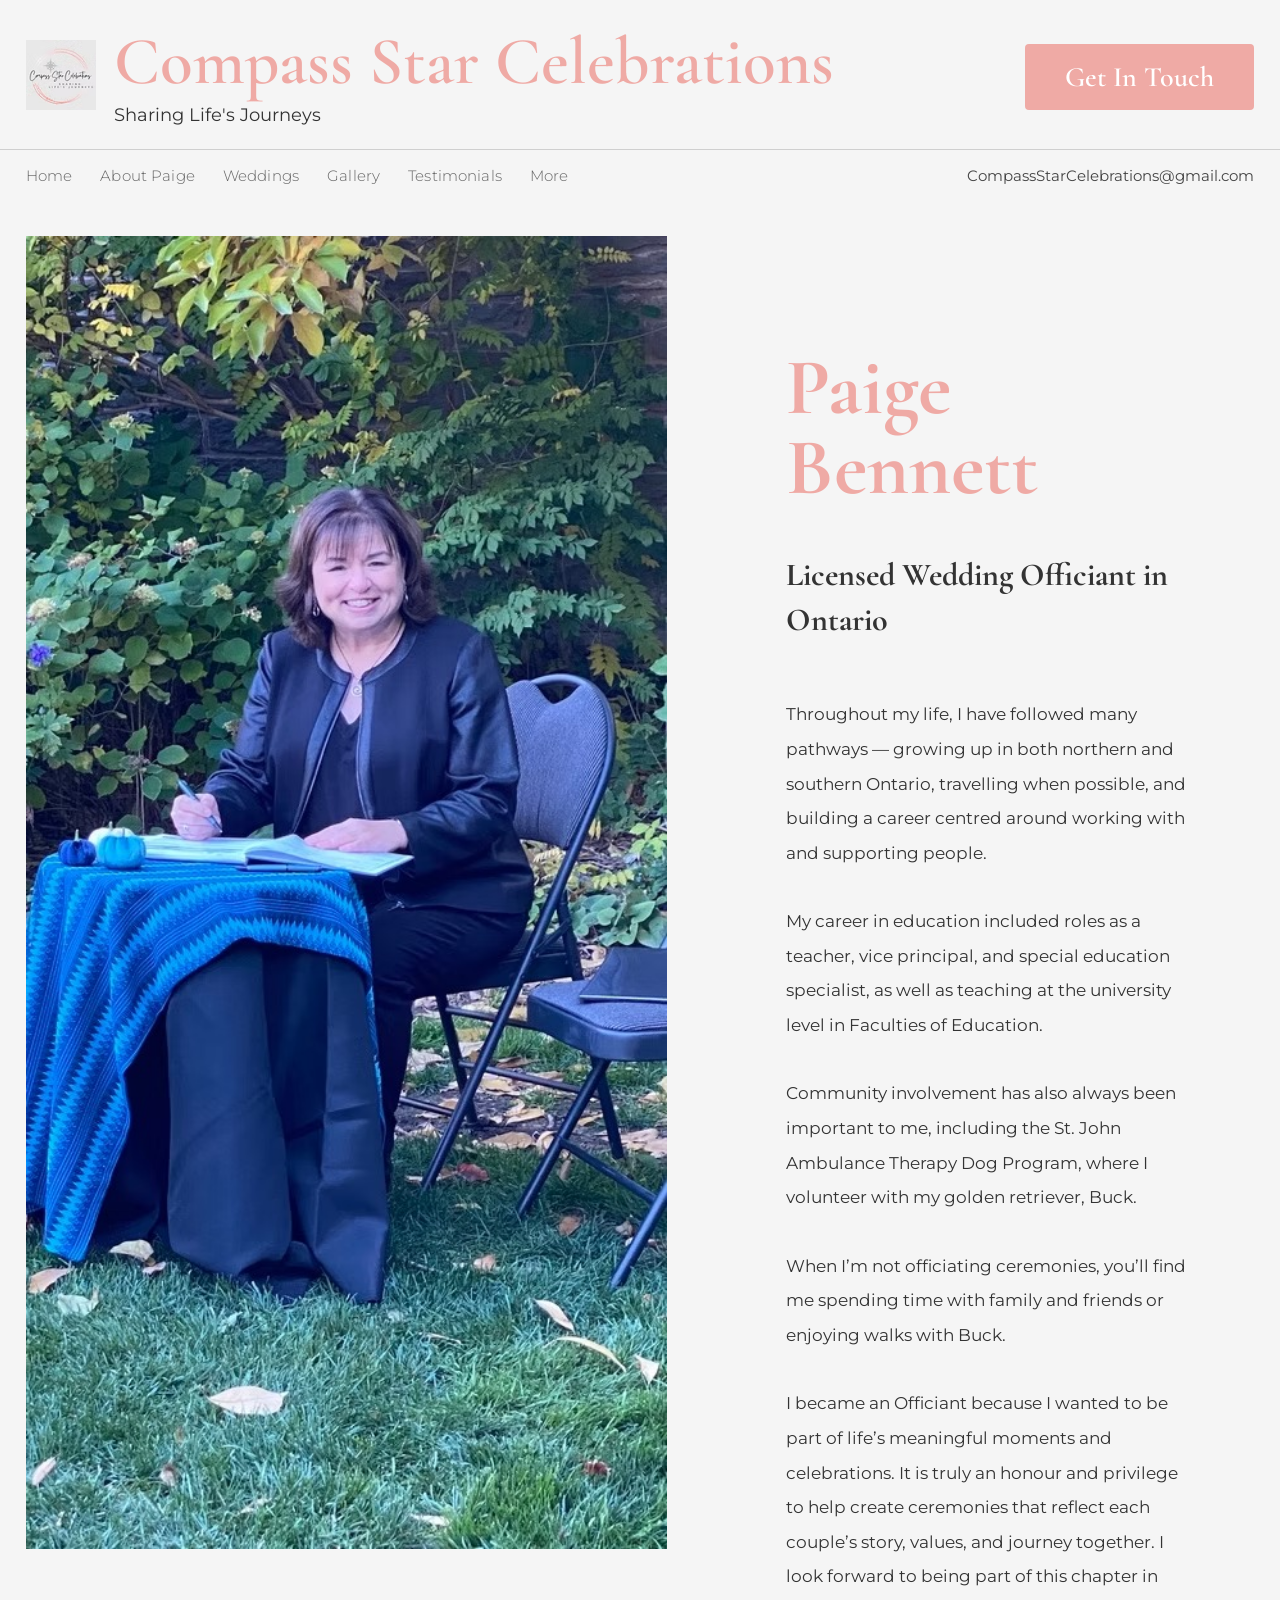
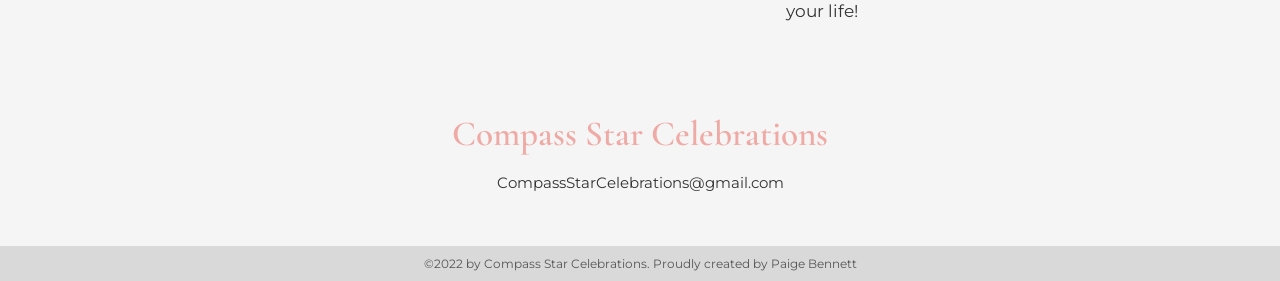
<file: about-paige.html>
<!DOCTYPE html>
<html lang="en">

<head>

    <meta charset="UTF-8">

    <meta
        name="viewport"
        content="width=device-width, initial-scale=1.0">

    <title>
        About Paige | Compass Star Celebrations
    </title>

        <link rel="icon" type="image/png" href="images/logos/favicon.png">

    <link
        rel="stylesheet"
        href="css/styles.css?v=9">

    <!-- GOOGLE FONTS -->

    <link rel="preconnect" href="https://fonts.googleapis.com">

    <link
        rel="preconnect"
        href="https://fonts.gstatic.com"
        crossorigin>

    <link
        href="https://fonts.googleapis.com/css2?family=Cormorant+Garamond:wght@400;500;600;700&family=Montserrat:wght@300;400;500;600&display=swap"
        rel="stylesheet">

</head>

<body>

    <!-- =========================
         HEADER
    ========================== -->

    <header>

        <div class="top-header container">

            <!-- BRAND -->

            <div class="brand-area">

                <a href="index.html" class="brand-link" aria-label="Compass Star Celebrations home">

                    <img
                        src="images/hero/banner-hero.png"
                        alt="Compass Star Celebrations Logo"
                        class="logo-image">

                </a>

                <div class="brand-text">

                    <a href="index.html" class="brand-link">

                    <h1>
                        Compass Star Celebrations
                    </h1>

                    <p>
                        Sharing Life's Journeys
                    </p>

                    </a>

                </div>

            </div>

            <!-- BUTTON -->

            <a
                href="contact.html"
                class="contact-btn">

                Get In Touch

            </a>

            <!-- HAMBURGER -->

            <div class="hamburger" onclick="toggleMenu()">

                <span></span>
                <span></span>
                <span></span>

            </div>

        </div>

        <!-- NAVIGATION -->

        <div class="nav-container">

            <div class="container nav-inner">

                <!-- NAVIGATION -->

                <nav class="main-nav">

                    <ul>

                        <li>
                            <a href="index.html">
                                Home
                            </a>
                        </li>

                        <li>
                            <a href="about-paige.html">
                                About Paige
                            </a>
                        </li>

                        <li>
                            <a href="weddings.html">
                                Weddings
                            </a>
                        </li>

                        <li>
                            <a href="gallery.html">
                                Gallery
                            </a>
                        </li>

                        <li>
                            <a href="testimonials.html">
                                Testimonials
                            </a>
                        </li>

                        <!-- DESKTOP DROPDOWN -->

                        <li class="desktop-dropdown dropdown">

                            <a
                                href="#"
                                class="dropbtn">

                                More

                            </a>

                            <ul class="dropdown-menu">

                                <li>
                                    <a href="humanist-ceremonies.html">
                                        Humanist Ceremonies
                                    </a>
                                </li>

                                <li>
                                    <a href="faqs.html">
                                        FAQs
                                    </a>
                                </li>

                                <li>
                                    <a href="contact.html">
                                        Contact
                                    </a>
                                </li>

                            </ul>

                        </li>

                        <!-- MOBILE ONLY LINKS -->

                        <li class="mobile-only">
                            <a href="humanist-ceremonies.html">
                                Humanist Ceremonies
                            </a>
                        </li>

                        <li class="mobile-only">
                            <a href="faqs.html">
                                FAQs
                            </a>
                        </li>

                        <li class="mobile-only">
                            <a href="contact.html">
                                Contact
                            </a>
                        </li>

                    </ul>

                </nav>

                <!-- RIGHT SIDE -->

                <div class="header-right">

                    <a class="email" href="mailto:CompassStarCelebrations@gmail.com">
                        CompassStarCelebrations@gmail.com
                    </a>

                    </div>

            </div>

        </div>

    </header>

    <!-- =========================
         ABOUT SECTION
    ========================== -->

    <section class="about-main-section">

        <!-- IMAGE -->

        <div class="about-main-image">

            <img
                src="images/paige/paige-at-desk.jpg"
                alt="Paige Bennett">

        </div>

        <!-- TEXT -->

        <div class="about-main-content">

            <h2>
                Paige Bennett
            </h2>

            <h3>
                Licensed Wedding Officiant in Ontario
            </h3>

            <p>
                Throughout my life, I have followed many pathways —
                growing up in both northern and southern Ontario,
                travelling when possible, and building a career
                centred around working with and supporting people.
            </p>

            <p>
                My career in education included roles as a teacher,
                vice principal, and special education specialist,
                as well as teaching at the university level
                in Faculties of Education.
            </p>

            <p>
                Community involvement has also always been important to me,
                including the St. John Ambulance Therapy Dog Program,
                where I volunteer with my golden retriever, Buck.
            </p>

            <p>
                When I’m not officiating ceremonies, you’ll find me
                spending time with family and friends
                or enjoying walks with Buck.
            </p>

                <p>
                    I became an Officiant because I wanted to be part of life’s meaningful
                    moments and celebrations. It is truly an honour and privilege
                    to help create ceremonies that reflect each couple’s story,
                    values, and journey together. I look forward to being part
                    of this chapter in your life!
                </p>

        </div>

    </section>

    <!-- =========================
         FOOTER
    ========================== -->

    <footer>

        <div class="footer-main">

            <h3>
                Compass Star Celebrations
            </h3>

            <p>
                CompassStarCelebrations@gmail.com
            </p>

            <div class="footer-socials">

                </div>

        </div>

        <div class="footer-bottom">

            ©2022 by Compass Star Celebrations.
            Proudly created by Paige Bennett

        </div>

    </footer>

    <div class="mobile-contact-bar" aria-label="Quick contact links">

        <a href="mailto:CompassStarCelebrations@gmail.com" class="mobile-contact-item" aria-label="Email">
            <span class="mobile-contact-icon icon-email" aria-hidden="true">✉</span>
            <span class="mobile-contact-label">Email</span>
        </a>

    </div>
<!-- =========================
         MOBILE MENU SCRIPT
    ========================== -->

    <script>

        function toggleMenu() {

            document
                .querySelector('.main-nav')
                .classList
                .toggle('active');

        }

    </script>

    <script src="js/header-scroll.js"></script>
</body>

</html>
</file>
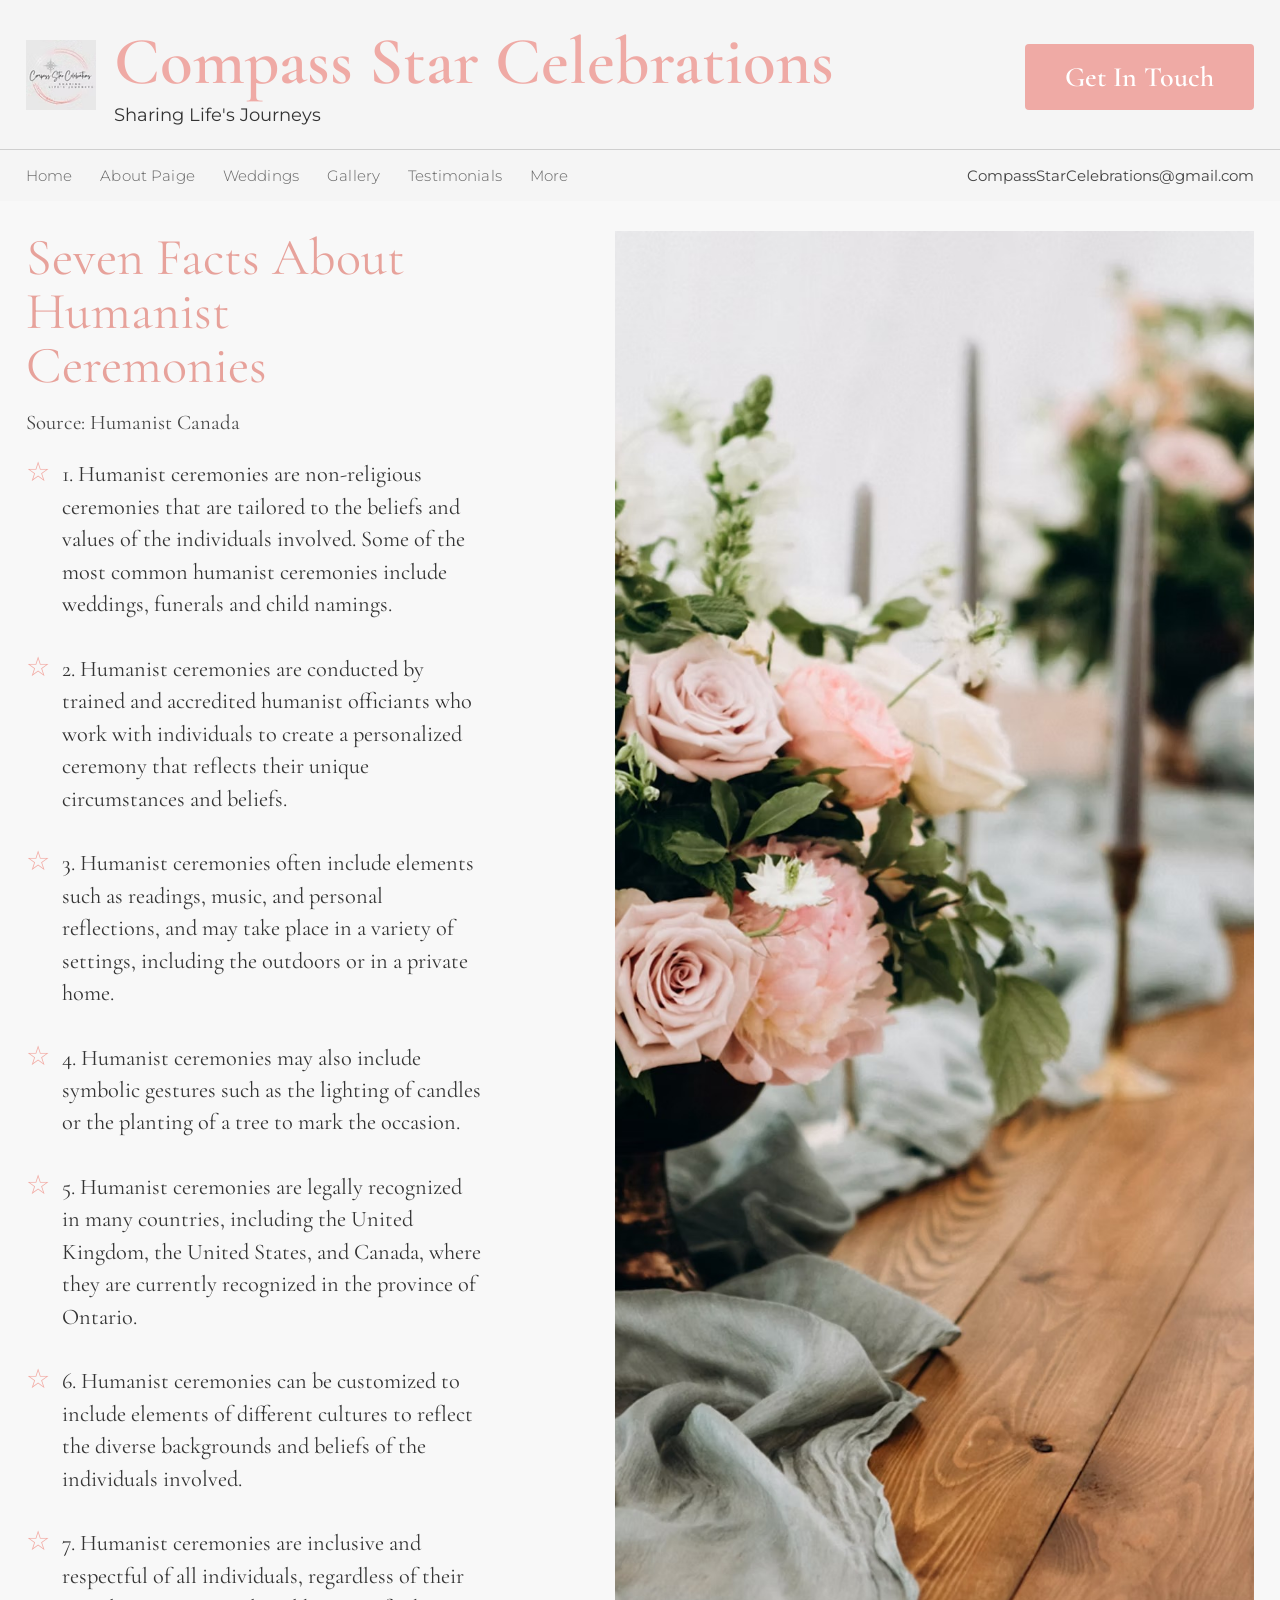
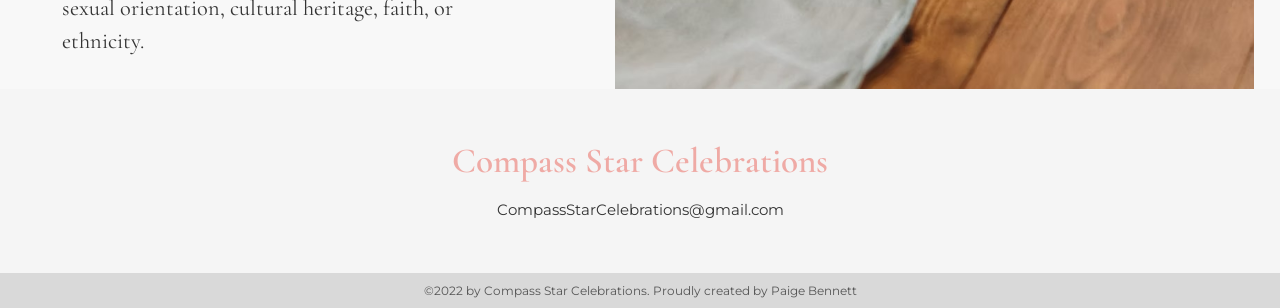
<file: humanist-ceremonies.html>
<!DOCTYPE html>
<html lang="en">

<head>

    <meta charset="UTF-8">

    <meta
        name="viewport"
        content="width=device-width, initial-scale=1.0">

    <title>
        Humanist Ceremonies | Compass Star Celebrations | Paige Bennett
    </title>

    <link
        rel="stylesheet"
        href="css/styles.css?v=11">

    <!-- FAVICON -->
    <link rel="icon" type="image/png" href="images/logos/favicon.png">
    <!-- GOOGLE FONTS -->

    <meta name="description" content="Compass Star Celebrations - Whether you are celebrating a wedding, elopement, vow renewal, or welcoming a child through birth or adoption, as a licensed Humanist Officiant in Ontario I would be honoured to help create a ceremony that reflects your story and the moment you are celebrating. Sharing life’s journeys together!">

    <link rel="preconnect" href="https://fonts.googleapis.com">

    <link
        rel="preconnect"
        href="https://fonts.gstatic.com"
        crossorigin>

    <link
        href="https://fonts.googleapis.com/css2?family=Cormorant+Garamond:wght@400;500;600;700&family=Montserrat:wght@300;400;500;600&display=swap"
        rel="stylesheet">

</head>

<body>

    <!-- =========================
         HEADER
    ========================== -->

    <header>


        <div class="top-header container">
            <div class="brand-area">
                <a href="index.html" class="brand-link" aria-label="Compass Star Celebrations home">
                    <img src="images/hero/banner-hero.png" alt="Compass Star Celebrations Logo" class="logo-image">
                </a>
                <div class="brand-text">
                    <a href="index.html" class="brand-link">
                        <h1>Compass Star Celebrations</h1>
                        <p>Sharing Life's Journeys</p>
                    </a>
                </div>
            </div>
            <div style="flex:1"></div>
            <a href="contact.html" class="contact-btn">Get In Touch</a>
            <div class="hamburger" onclick="toggleMenu()">
                <span></span>
                <span></span>
                <span></span>
            </div>
        </div>

        <!-- NAVIGATION -->

        <div class="nav-container">

            <div class="container nav-inner">

                <!-- NAVIGATION -->

                <nav class="main-nav">

                    <ul>

                        <li>
                            <a href="index.html">
                                Home
                            </a>
                        </li>

                        <li>
                            <a href="about-paige.html">
                                About Paige
                            </a>
                        </li>

                        <li>
                            <a href="weddings.html">
                                Weddings
                            </a>
                        </li>

                        <li>
                            <a href="gallery.html">
                                Gallery
                            </a>
                        </li>

                        <li>
                            <a href="testimonials.html">
                                Testimonials
                            </a>
                        </li>

                        <!-- DESKTOP DROPDOWN -->

                        <li class="desktop-dropdown dropdown">

                            <a
                                href="#"
                                class="dropbtn">

                                More

                            </a>

                            <ul class="dropdown-menu">

                                <li>
                                    <a href="humanist-ceremonies.html">
                                        Humanist Ceremonies
                                    </a>
                                </li>

                                <li>
                                    <a href="faqs.html">
                                        FAQs
                                    </a>
                                </li>

                                <li>
                                    <a href="contact.html">
                                        Contact
                                    </a>
                                </li>

                            </ul>

                        </li>

                        <!-- MOBILE ONLY LINKS -->

                        <li class="mobile-only">
                            <a href="humanist-ceremonies.html">
                                Humanist Ceremonies
                            </a>
                        </li>

                        <li class="mobile-only">
                            <a href="faqs.html">
                                FAQs
                            </a>
                        </li>

                        <li class="mobile-only">
                            <a href="contact.html">
                                Contact
                            </a>
                        </li>

                    </ul>

                </nav>

                <!-- RIGHT SIDE -->

                <div class="header-right">

                    <a class="email" href="mailto:CompassStarCelebrations@gmail.com">
                        CompassStarCelebrations@gmail.com
                    </a>

                    </div>

            </div>

        </div>

    </header>

    <!-- =========================
         HUMANIST SECTION
    ========================== -->

    <section class="humanist-section">

        <div class="container humanist-container">

            <!-- LEFT -->

            <div class="humanist-left">

                <h2>
                    Seven Facts About
                    Humanist Ceremonies
                </h2>

                <p class="humanist-source">
                    Source: Humanist Canada
                </p>

                <div class="fact-item">

                    <div class="fact-star">
                        ☆
                    </div>

                    <p>
                        1. Humanist ceremonies are non-religious ceremonies that are
                        tailored to the beliefs and values of the individuals involved.
                        Some of the most common humanist ceremonies include weddings,
                        funerals and child namings.
                    </p>

                </div>

                <div class="fact-item">

                    <div class="fact-star">
                        ☆
                    </div>

                    <p>
                        2. Humanist ceremonies are conducted by trained and
                        accredited humanist officiants who work with individuals
                        to create a personalized ceremony that reflects
                        their unique circumstances and beliefs.
                    </p>

                </div>

                <div class="fact-item">

                    <div class="fact-star">
                        ☆
                    </div>

                    <p>
                        3. Humanist ceremonies often include elements such as
                        readings, music, and personal reflections, and may take
                        place in a variety of settings, including the outdoors
                        or in a private home.
                    </p>

                </div>

                <div class="fact-item">

                    <div class="fact-star">
                        ☆
                    </div>

                    <p>
                        4. Humanist ceremonies may also include symbolic gestures
                        such as the lighting of candles or the planting of a tree
                        to mark the occasion.
                    </p>

                </div>

                <div class="fact-item">

                    <div class="fact-star">
                        ☆
                    </div>

                    <p>
                        5. Humanist ceremonies are legally recognized
                        in many countries, including the United Kingdom,
                        the United States, and Canada, where they are currently
                        recognized in the province of Ontario.
                    </p>

                </div>

                <div class="fact-item">

                    <div class="fact-star">
                        ☆
                    </div>

                    <p>
                        6. Humanist ceremonies can be customized to include
                        elements of different cultures to reflect the diverse
                        backgrounds and beliefs of the individuals involved.
                    </p>

                </div>

                <div class="fact-item">

                    <div class="fact-star">
                        ☆
                    </div>

                    <p>
                        7. Humanist ceremonies are inclusive and respectful
                        of all individuals, regardless of their sexual orientation,
                        cultural heritage, faith, or ethnicity.
                    </p>

                </div>

            </div>

            <!-- RIGHT -->

            <div class="humanist-right">

                <img
                    src="images/humanist-ceremonies/humanist-flowers.jpg"
                    alt="Humanist Ceremony Flowers">

            </div>

        </div>

    </section>

    <!-- =========================
         FOOTER
    ========================== -->

    <footer>

        <div class="footer-main">

            <h3>
                Compass Star Celebrations
            </h3>

            <p>
                CompassStarCelebrations@gmail.com
            </p>

            <div class="footer-socials">

                </div>

        </div>

        <div class="footer-bottom">

            ©2022 by Compass Star Celebrations.
            Proudly created by Paige Bennett

        </div>

    </footer>

    <div class="mobile-contact-bar" aria-label="Quick contact links">

        <a href="mailto:CompassStarCelebrations@gmail.com" class="mobile-contact-item" aria-label="Email">
            <span class="mobile-contact-icon icon-email" aria-hidden="true">✉</span>
            <span class="mobile-contact-label">Email</span>
        </a>

    </div>
<!-- =========================
         MOBILE MENU SCRIPT
    ========================== -->

    <script>

        function toggleMenu() {

            document
                .querySelector('.main-nav')
                .classList
                .toggle('active');

        }

    </script>

    <script src="js/header-scroll.js"></script>
</body>

</html>
</file>
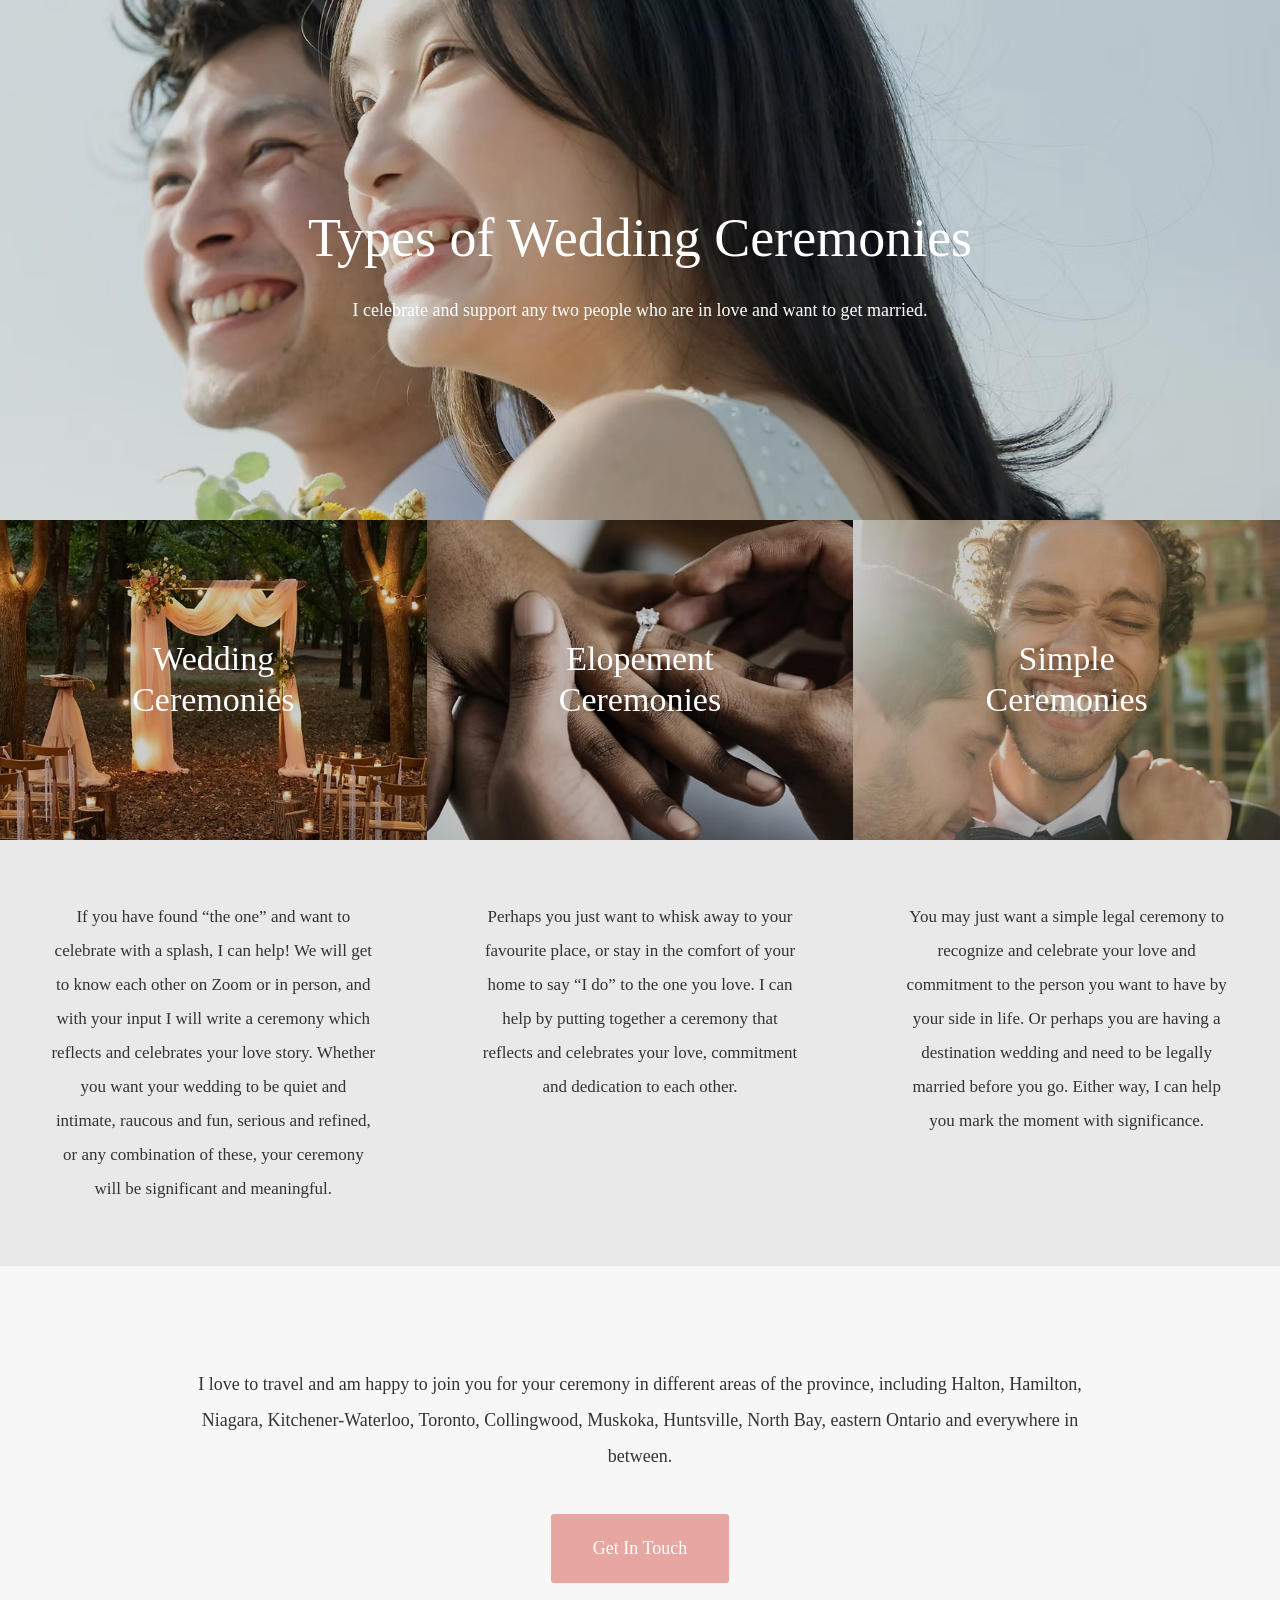
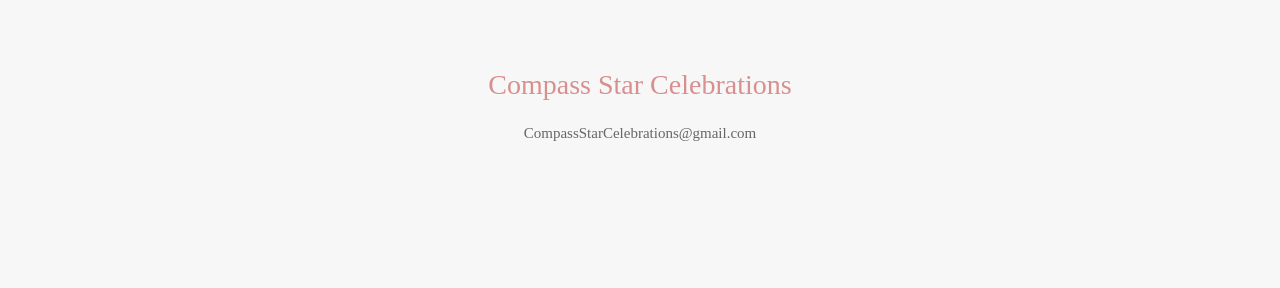
<file: test.html>
<!DOCTYPE html>
<html lang="en">
<head>
    <meta charset="UTF-8">
    <meta name="viewport" content="width=device-width, initial-scale=1.0">
    <title>Wedding Ceremonies | Compass Star Celebrations</title>

    <link rel="stylesheet" href="css/weddings.css">
</head>

<body>

    <!-- HERO -->
    <section class="hero">
        <div class="hero-content">
            <h1>Types of Wedding Ceremonies</h1>

            <p>
                I celebrate and support any two people who are in love and want to get married.
            </p>
        </div>
    </section>

    <!-- SERVICES -->
    <section class="services-grid">

        <!-- WEDDING CEREMONIES -->
        <div class="service-card">

            <div class="service-image">
                <img src="images/event-services/altar.jpg" alt="Wedding Ceremonies">

                <div class="service-overlay">
                    <h2>Wedding<br>Ceremonies</h2>
                </div>
            </div>

            <div class="service-text">
                <p>
                    If you have found “the one” and want to celebrate with a splash,
                    I can help! We will get to know each other on Zoom or in person,
                    and with your input I will write a ceremony which reflects and
                    celebrates your love story. Whether you want your wedding to be
                    quiet and intimate, raucous and fun, serious and refined, or any
                    combination of these, your ceremony will be significant and meaningful.
                </p>
            </div>

        </div>

        <!-- ELOPEMENT -->
        <div class="service-card">

            <div class="service-image">
                <img src="images/event-services/ring-on-finger.jpg" alt="Elopement Ceremonies">

                <div class="service-overlay">
                    <h2>Elopement<br>Ceremonies</h2>
                </div>
            </div>

            <div class="service-text">
                <p>
                    Perhaps you just want to whisk away to your favourite place,
                    or stay in the comfort of your home to say “I do” to the one
                    you love. I can help by putting together a ceremony that reflects
                    and celebrates your love, commitment and dedication to each other.
                </p>
            </div>

        </div>

        <!-- SIMPLE -->
        <div class="service-card">

            <div class="service-image">
                <img src="images/event-services/bowtie-man.jpg" alt="Simple Ceremonies">

                <div class="service-overlay">
                    <h2>Simple<br>Ceremonies</h2>
                </div>
            </div>

            <div class="service-text">
                <p>
                    You may just want a simple legal ceremony to recognize and celebrate
                    your love and commitment to the person you want to have by your side in life.
                    Or perhaps you are having a destination wedding and need to be legally married
                    before you go. Either way, I can help you mark the moment with significance.
                </p>
            </div>

        </div>

    </section>

    <!-- BOTTOM -->
    <section class="bottom-section">

        <p>
            I love to travel and am happy to join you for your ceremony in different areas
            of the province, including Halton, Hamilton, Niagara, Kitchener-Waterloo,
            Toronto, Collingwood, Muskoka, Huntsville, North Bay, eastern Ontario
            and everywhere in between.
        </p>

        <a href="contact.html" class="contact-button">
            Get In Touch
        </a>

        <div class="footer-brand">
            <h3>Compass Star Celebrations</h3>

            <p>
                CompassStarCelebrations@gmail.com
            </p>
        </div>

    </section>

</body>
        <script src="js/header-scroll.js"></script>
</html>
</file>
<file: css/styles.css>
/* Match 'Let's Celebrate!' style for 'Your Wedding, Your Way!' */
.celebrate-title {
    font-size: 5rem;
    color: var(--color-brand);
    margin-bottom: 40px;
    font-family: var(--font-display);
    text-align: center;
    font-weight: 700;
}
/* Overlay style for testimonials title */
.testimonials-title-overlay {
    position: absolute;
    top: 50%;
    left: 50%;
    transform: translate(-50%, -50%);
    width: 100%;
    z-index: 2;
    margin: 0;
    padding: 0 10px;
    text-shadow: 0 2px 12px rgba(0,0,0,0.18);
    color: #fff !important;
}
/* Testimonials Title Style (matches home page) */
.testimonials-title {
    /* Larger hero-style title for testimonials */
    font-family: var(--font-display);
    font-size: 5.5rem;
    line-height: 1;
    font-weight: 600;
    color: #fff; /* hero overlay uses white */
    text-align: center;
    margin: 0 0 18px 0;
}
.weddings-final-content .weddings-final-medium {
    font-size: 1.25rem;
    font-weight: 500;
    margin-bottom: 14px;
    color: var(--color-text-medium);
    font-family: 'Playfair Display', serif;
    text-align: center;
}
/* =========================
   RESET
========================= */

:root {
    --color-page: #f5f5f5;
    --color-surface: #f8f8f8;
    --color-text: #333;
    --color-text-strong: #222;
    --color-text-medium: #444;
    --color-text-soft: #555;
    --color-text-muted: #666;
    --color-brand: #efaaa5;
    --color-brand-dark: #e7a29b;
    --color-brand-soft: #f2a9a2;
    --color-brand-panel: #eca19d;
    --color-line: #cfcfcf;
    --color-line-soft: #ddd;
    --color-card: #ededed;
    --color-footer: #d9d9d9;
    --color-input-border: #bdbdbd;
    --font-body: 'Montserrat', sans-serif;
    --font-display: 'Cormorant Garamond', serif;
}

.brand-text h1,
.hero-content h2,
.hero-content p,
.celebrate-content h2,
.split-text h2,
.final-content p,
.footer-main h3,
.about-main-content h2,
.about-main-content h3,
.weddings-hero-content h2,
.weddings-hero-content p,
.ceremony-image-overlay h3,
.ceremony-text-card p,
.weddings-final-content p,
.gallery-hero-content h2,
.contact-form-wrapper h2,
.testimonial-content p,
.testimonial-content h3,
.humanist-left h2,
.faq-title-section h2,
.faq-content h3 {
    font-family: var(--font-display);
}

.brand-text p,
nav a,
.humanist-source,
.fact-item p,
.form-group label,
.contact-form input,
.contact-form select,
.contact-form textarea,
.checkbox-group label {
    font-family: var(--font-body);
}

* {
    margin: 0;
    padding: 0;
    box-sizing: border-box;
}

/* =========================
   BODY
========================= */

body {
    background: var(--color-page);
    color: var(--color-text);
    font-family: var(--font-body);
    overflow-x: hidden;
}

/* =========================
   CONTAINER
========================= */

.container {
    width: 96%;
    max-width: 1450px;
    margin: auto;
}

/* =========================
   HEADER
========================= */

header {
    background: var(--color-page);
}

/* =========================
   TOP HEADER
========================= */


.top-header {
    display: flex;
    justify-content: space-between;
    align-items: center;
    padding: 30px 0 24px;
}

.top-header .brand-area {
    flex: 0 0 auto;
}

.top-header > .contact-btn {
    margin-left: auto;
}

/* =========================
   BRAND
========================= */

.brand-area {
    display: flex;
    align-items: center;
    gap: 18px;
}

.logo-image {
    width: 70px;
    height: 70px;
    object-fit: cover;
}

.brand-text h1 {
    font-size: 4.2rem;

    line-height: 0.95;

    font-weight: 600;

    color: var(--color-brand);
}

.brand-text p {
    margin-top: 10px;

    font-size: 1.1rem;

    color: var(--color-text);
}

.brand-link {
    display: inline-block;
    color: inherit;
    text-decoration: none;
}

.brand-link:hover,
.brand-link:focus-visible {
    opacity: 0.92;
}

/* =========================
   BUTTON
========================= */


a.contact-btn,
button.contact-btn,
.contact-btn {
    background: var(--color-brand);
    color: white;
    font-family: var(--font-display);
    text-decoration: none;
    padding: 16px 40px;
    font-size: 1.75rem;
    font-weight: 600;
    border: none;
    border-radius: 4px;
    cursor: pointer;
    transition: 0.3s;
    display: inline-block;
    margin-left: auto;
}

/* Make the Submit button text larger on the contact page */
button.submit-btn {
    font-size: 2.5rem;
}

a.contact-btn:hover,
button.contact-btn:hover,
.contact-btn:hover {
    opacity: 0.9;
}

/* =========================
   NAV
========================= */

.nav-container {
    border-top: 1px solid var(--color-line);
}

.nav-inner {
    display: flex;
    justify-content: space-between;
    align-items: center;

    padding: 16px 0;
}

/* =========================
   MENU
========================= */

nav ul {
    display: flex;
    align-items: center;

    list-style: none;

    gap: 28px;
}

/* ========================================
   DROPDOWN MENU
======================================== */

.dropdown {
    position: relative;
}

.dropdown-menu {

    display: flex;

    flex-direction: column;

    align-items: flex-start;

    gap: 0;

    position: absolute;

    top: 100%;

    left: 0;

    min-width: 240px;

    background: var(--color-page);

    list-style: none;

    padding: 14px 0;

    opacity: 0;

    visibility: hidden;

    transform: translateY(10px);

    transition: all 0.25s ease;

    box-shadow: 0 10px 25px rgba(0,0,0,0.08);

    z-index: 999;
}

.dropdown-menu li {
    width: 100%;
}

.dropdown-menu li a {

    display: block;

    width: 100%;

    padding: 12px 24px;

    white-space: nowrap;
}

.dropdown:hover .dropdown-menu {

    opacity: 1;

    visibility: visible;

    transform: translateY(0);
}

/* MOBILE ONLY LINKS */

.mobile-only {
    display: none;
}

nav a {
    text-decoration: none;

    color: var(--color-text-muted);

    font-size: 0.92rem;

    font-weight: 300;

    letter-spacing: 0.15px;

    line-height: 1;

    transition: color 0.3s ease;

    font-family: var(--font-body) !important;
}

nav a:hover {
    color: var(--color-brand);
}

/* =========================
   HEADER RIGHT
========================= */

.header-right {
    display: flex;
    align-items: center;
    gap: 20px;
}

.email {
    font-size: 0.95rem;
    color: var(--color-text-medium);
    text-decoration: none;
}

.social {
    font-size: 0;
    cursor: pointer;
    color: var(--color-text-medium);
    text-decoration: none;
    line-height: 1;
    width: 22px;
    height: 22px;
    display: inline-block;
    background-size: contain;
    background-repeat: no-repeat;
    background-position: center;
}.social:hover,
.email:hover {
    color: var(--color-brand);
}

/* =========================
   HERO SECTION
========================= */

.hero-section {
    display: grid;
    grid-template-columns: 50% 50%;
    align-items: stretch;
    min-height: 820px;
    padding-top: 0;
}

.hero-right {
    display: flex;
    align-items: center;
    justify-content: center;
}

.hero-content {
    width: 100%;
    max-width: 460px;
    display: flex;
    flex-direction: column;
    align-items: center;
    justify-content: center;
    height: 100%;
}

/* =========================
   HERO IMAGE
========================= */

.hero-left {
    display: flex;
    justify-content: flex-start;
}

.hero-image {
    width: 100%;
    max-width: 490px;

    height: 820px;

    object-fit: cover;
}

/* =========================
   HERO RIGHT
========================= */

.hero-right {
    display: flex;
    align-items: stretch;
    justify-content: stretch;
}

.hero-content {
    width: 100%;
    max-width: 460px;
}

/* =========================
   HERO TITLE
========================= */

.hero-content h2 {
    font-size: 72px;

    line-height: 90px;

    font-weight: 700;

    color: var(--color-brand);

    text-align: center;
}

/* =========================
   HERO TAGLINE
========================= */

.hero-content p {
    margin-top: 48px;

    text-align: center;

    font-size: 2rem;

    font-style: italic;

    font-weight: 600;

    color: var(--color-text-strong);
}

/* =========================
   CELEBRATE SECTION
========================= */

.celebrate-section {
    padding: 120px 20px;

    text-align: center;
}

.celebrate-content {
    max-width: 900px;
}

.celebrate-content h2 {
    font-size: 5rem;

    color: var(--color-brand);

    margin-bottom: 40px;
}

.celebrate-content p {
    font-size: 1.15rem;

    line-height: 2;

    margin-bottom: 20px;
}

/* =========================
   SPLIT SECTION
========================= */

.split-section {
    display: grid;

    grid-template-columns: 1fr 1fr;

    height: 840px;
}

.reverse {
    direction: rtl;
}

.reverse .split-text,
.reverse .split-image {
    direction: ltr;
}

/* IMAGE */

.split-image img {
    width: 100%;
    height: 100%;
    object-fit: cover;
    display: block;
}

/* TEXT */

.split-text {
    background: var(--color-brand);

    color: white;

    padding: 90px 70px;

    display: flex;
    flex-direction: column;
    justify-content: center;
}

.split-text h2 {
    font-size: 4rem;

    color: white;

    margin: 0 0 40px;
}

.split-text p {
    font-size: 1.3rem;

    font-family: var(--font-display);

    line-height: 2;

    margin: 0 0 24px;
}

.split-text p:last-child {
    margin-bottom: 0;
}

/* =========================
   FINAL SECTION
========================= */

.final-section {
    padding: 70px 0 40px;

    text-align: center;
}

.final-content {
    max-width: 980px;
}

.final-content p {
    font-size: 1.3rem;

    font-family: var(--font-display);

    font-weight: 600;

    line-height: 1.7;

    color: var(--color-text);

    margin-bottom: 6px;
}

/* BUTTON */

.final-section a.contact-btn {
    display: inline-block;

    margin-top: 45px;

    padding: 20px 46px;

    font-size: 1rem;
}

/* =========================
   FOOTER
========================= */

footer {
    margin-top: 10px;
}

/* MAIN FOOTER */

.footer-main {
    text-align: center;

    padding: 40px 0 30px;
}

/* FOOTER TITLE */

.footer-main h3 {
    color: var(--color-brand);

    font-size: 2.2rem;

    font-weight: 600;

    margin-bottom: 18px;
}

/* FOOTER EMAIL */

.footer-main p {
    font-size: 0.95rem;

    margin-bottom: 24px;

    color: var(--color-text);
}

/* SOCIALS */

.footer-socials {
    display: flex;

    justify-content: center;

    align-items: center;

    gap: 16px;

    font-size: 1.2rem;
}

.footer-socials a {
    color: transparent;
    text-decoration: none;
    line-height: 1;
    width: 22px;
    height: 22px;
    display: inline-block;
    background-size: contain;
    background-repeat: no-repeat;
    background-position: center;
}.footer-socials a:hover {
    color: var(--color-brand);
}

/* FOOTER BOTTOM */

.footer-bottom {
    background: var(--color-footer);

    text-align: center;

    padding: 10px;

    font-size: 0.75rem;

    color: var(--color-text-soft);
}

/* ========================================
   MOBILE CONTACT BAR
======================================== */

.mobile-contact-bar {
    display: none;
}

@media(max-width: 768px) {
    body {
        padding-bottom: 92px;
    }

    .mobile-contact-bar {
        position: fixed;

        left: 0;

        right: 0;

        bottom: 0;

        z-index: 3000;

        display: flex;

        justify-content: space-around;

        align-items: center;

        background: var(--color-page);

        border-top: 1px solid var(--color-line-soft);

        padding: 10px 8px calc(8px + env(safe-area-inset-bottom));

        box-shadow: 0 -8px 22px rgba(0,0,0,0.08);
    }

    .mobile-contact-item {
        display: flex;

        flex-direction: column;

        align-items: center;

        justify-content: center;

        gap: 6px;

        min-width: 80px;

        color: var(--color-text-strong);

        text-decoration: none;

        font-size: 0.9rem;

        line-height: 1;
    }

    .mobile-contact-icon {
        font-size: 2.05rem;

        font-weight: 700;

        line-height: 1;
    }

    .icon-phone {
        color: #7ebf67;
    }

    .icon-email {
        color: #b82f6f;
    }

    .mobile-contact-label {
        font-size: 0.8rem;
    }
}

/* ========================================
   ABOUT PAIGE PAGE
======================================== */

.about-main-section {
    display: grid;

    grid-template-columns: 58% 42%;

    align-items: start;

    padding-top: 35px;

    width: 96%;

    max-width: 1450px;

    margin: auto;
}

/* LEFT IMAGE */

.about-main-image {
    display: flex;
    justify-content: flex-start;
}

.about-main-image img {
    width: 90%;

    max-width: 860px;

    height: auto;

    object-fit: contain;
    object-position: left top;

    display: block;
}

/* RIGHT CONTENT */

.about-main-content {
    padding: 112px 64px 0 48px;
}

/* NAME */

.about-main-content h2 {
    font-size: 5rem;

    line-height: 1;

    color: var(--color-brand);

    margin-bottom: 45px;
}

/* SUBTITLE */

.about-main-content h3 {
    font-size: 2rem;

    line-height: 1.4;

    color: var(--color-text);

    margin-bottom: 55px;
}

/* PARAGRAPHS */

.about-main-content p {
    font-size: 1.08rem;

    line-height: 2;

    margin-bottom: 34px;

    color: var(--color-text);
}

/* =========================
   RESPONSIVE
========================= */

@media(max-width: 1200px) {

    .hero-content h2 {
        font-size: 4.5rem;
    }

    .brand-text h1 {
        font-size: 3rem;
    }

    .about-main-content h2 {
        font-size: 4rem;
    }

    .about-main-content h3 {
        font-size: 1.6rem;
    }

    .about-main-image img {
        width: 100%;

        max-width: none;

        height: auto;
    }
}

/* =========================
   TABLET
========================= */

@media(max-width: 520px) {

    .top-header {
        flex-direction: column;
        gap: 24px;
    }

    .brand-area {
    margin-bottom: 10px;
}

    .header-right {
        flex-wrap: wrap;
        justify-content: center;
    }

    nav ul {
        flex-wrap: wrap;
        justify-content: center;
    }

    .hero-section {
        grid-template-columns: 1fr;

        min-height: auto;

        gap: 40px;

        padding-bottom: 80px;
    }

    .hero-image {
        height: auto;
        max-width: 100%;
    }

    .hero-content h2 {
        font-size: 4.5rem;
    }

    .split-section {
        grid-template-columns: 1fr;

        height: auto;
    }

    .split-text {
        padding: 60px 35px;
    }

    .split-text h2 {
        font-size: 3rem;
    }

    .about-main-section {
        grid-template-columns: 1fr;
    }

    .about-main-image img {
        height: auto;
    }

    .about-main-content {
        padding: 60px 35px;
    }

    .about-main-content h2 {
        font-size: 3.5rem;
    }

    .about-main-content h3 {
        font-size: 1.4rem;
    }
}

/* =========================
   MOBILE
========================= */

@media(max-width: 600px) {

    .brand-area {
        flex-direction: column;
        text-align: center;
    }

    .brand-text h1 {
        font-size: 2.2rem;
    }

    .brand-text p {
        font-size: 1rem;
    }

    a.contact-btn {
        padding: 16px 30px;
    }

    .hero-content h2 {
        font-size: 3.3rem;
    }

    .hero-content p {
        font-size: 1.5rem;
    }

    .celebrate-content h2 {
        font-size: 3.2rem;
    }

    .split-text h2 {
        font-size: 2.8rem;
    }

    .split-text {
        padding: 50px 30px;
    }

    .split-text p {
        line-height: 1.8;
    }

    .final-section {
        padding: 50px 0 30px;
    }

    .final-content p {
        font-size: 0.95rem;

        line-height: 1.6;
    }

    .footer-main h3 {
        font-size: 1.8rem;
    }

    .footer-main p {
        font-size: 0.9rem;
    }

    .footer-socials {
        font-size: 1rem;
    }

    .about-main-content {
        padding: 45px 24px;
    }

    .about-main-content h2 {
        font-size: 2.7rem;

        margin-bottom: 28px;
    }

    .about-main-content h3 {
        font-size: 1.2rem;

        margin-bottom: 32px;
    }

    .about-main-content p {
        font-size: 1rem;

        line-height: 1.8;

        margin-bottom: 24px;
    }
}

/* ========================================
   WEDDINGS PAGE
======================================== */

/* HERO */

.weddings-hero {
    height: 260px;

    background-image:
        linear-gradient(
            rgba(0,0,0,0.18),
            rgba(0,0,0,0.18)
        ),
        url("https://static.wixstatic.com/media/11062b_ebcdc819b77d48e1bda98422b49f3f2c~mv2.jpg/v1/fill/w_1634,h_519,al_c,q_85,usm_0.66_1.00_0.01,enc_avif,quality_auto/11062b_ebcdc819b77d48e1bda98422b49f3f2c~mv2.jpg");

    background-size: cover;
    background-position: center;

    display: flex;
    justify-content: center;
    align-items: center;

    text-align: center;
}

/* HERO CONTENT */

.weddings-hero-content {
    max-width: 940px;

    width: 100%;

    padding: 20px;

    transform: translateY(-20px);
}

.weddings-hero-content h2 {
    font-family: var(--font-display);

    font-size: 46px;

    font-weight: 400;

    line-height: 62px;

    color: white;

    margin-bottom: 18px;
}

.weddings-hero-subtitle {
    display: block;

    font-size: 30px;

    line-height: 1.2;
}

.weddings-hero-content p {
    font-family: var(--font-display);

    font-size: 22px;

    font-weight: 400;

    line-height: 1.35;

    font-style: italic;

    color: white;
}

/* ========================================
   CEREMONY GRID
======================================== */

.ceremony-grid-section {
    display: flex;

    flex-direction: column;
}

/* ROW */

.ceremony-row {
    display: grid;

    grid-template-columns: repeat(2, 1fr);

    align-items: stretch;

    min-height: 680px;
}

/* IMAGE CARD */

.ceremony-image-card {
    position: relative;
    min-height: 400px;
}

.ceremony-image-card img {
    width: 100%;

    height: 100%;
    min-height: 0;

    object-fit: cover;
    object-position: center center;

    display: block;
    position: absolute;
    inset: 0;
}

/* OVERLAY */



.ceremony-image-overlay h3 {
    font-size: 3.4rem;

    line-height: 1.1;

    color: white;

    font-weight: 600;
}

/* TEXT CARD */

.ceremony-text-card {
    background: var(--color-card);

    padding: 40px 60px;

    text-align: left;

    display: flex;
    flex-direction: column;
    align-items: flex-start;
    justify-content: center;
}

.ceremony-row:nth-child(3) .ceremony-text-card {
    padding-top: 40px;
    padding-bottom: 40px;
}

.ceremony-row:nth-child(3) .ceremony-image-card img {
    height: 100%;
}

.ceremony-text-card p {
    font-family: 'Playfair Display', serif;

    font-size: 14px;

    line-height: 24px;

    font-weight: 400;

    color: var(--color-text-medium);

    margin-bottom: 10px;
}

.ceremony-text-card p.ceremony-body {
    font-size: 15px;

    line-height: 26px;
}

.ceremony-text-card p strong {
    font-weight: 600;
}

.ceremony-card-title {
    font-family: 'Playfair Display', serif;

    font-size: 24px;

    line-height: 34px;

    font-weight: 400;

    text-align: left;

    color: var(--color-text-medium);

    margin-bottom: 24px;
}

.ceremony-highlight {
    font-family: var(--font-display);
    font-size: 1.25rem;
    line-height: 1.12;
    font-weight: 600;
    color: var(--color-text-medium);
    margin: 6px 0;
}

.ceremony-includes-list {
    list-style: disc;
    margin: 0 0 10px 20px;
    padding: 0;

    list-style-position: outside;
    text-align: left;
}

.ceremony-includes-list li {
    font-family: 'Playfair Display', serif;
    font-size: 14px;
    line-height: 24px;
    font-weight: 400;
    color: var(--color-text-medium);
    margin-bottom: 2px;
    text-align: left;
}

/* ========================================
   FINAL SECTION
======================================== */

.weddings-final-section {
    padding: 120px 0 100px;

    text-align: center;
}

.weddings-final-content {
    max-width: 1200px;
}

.weddings-final-content p {
    font-family: 'Playfair Display', serif;

    font-size: 2rem;
    line-height: 1.4;

    font-weight: 600;

    color: var(--color-text-medium);

    margin-bottom: 18px;
}

.weddings-final-content .weddings-final-small {
    font-size: 0.85rem;
    font-weight: 400;
    margin-bottom: 10px;
}

.weddings-final-content p:last-of-type {
    margin-bottom: 56px;
}

/* ========================================
   WEDDINGS RESPONSIVE
======================================== */

@media(max-width: 1200px) {

    .weddings-hero {
        height: 300px;
    }

    .weddings-hero-content h2 {
        font-size: 2.8rem;
    }

    .weddings-hero-subtitle {
        font-size: 2rem;
    }

    .ceremony-image-overlay h3 {
        font-size: 2.8rem;
    }

    .ceremony-text-card p {
        font-size: 13px;

        line-height: 22px;
    }
}

/* TABLET */

@media(max-width: 900px) {

    .ceremony-row {
        grid-template-columns: 1fr;

        min-height: auto;
    }

    .ceremony-image-card img {
        height: 360px;
    }

    .ceremony-image-card {
        min-height: 360px;
    }

    .ceremony-text-card {
        padding: 50px 35px;
    }

    .weddings-hero {
        height: 300px;
    }

    .weddings-hero-content h2 {
        font-size: 4rem;
    }

    .weddings-hero-subtitle {
        font-size: 2.6rem;
    }

    .weddings-hero-content p {
        font-size: 1.8rem;
    }
}

/* MOBILE */

@media(max-width: 600px) {

    .weddings-hero {
        height: 500px;
    }

    .weddings-hero-content h2 {
        font-size: 2.8rem;
    }

    .weddings-hero-subtitle {
        font-size: 2rem;
    }

    .weddings-hero-content p {
        font-size: 1.5rem;
    }

    .ceremony-image-overlay h3 {
        font-size: 2.3rem;
    }

    .ceremony-text-card p {
        font-size: 1.05rem;
    }

    .ceremony-highlight {
        font-size: 2rem;
    }

    .ceremony-includes-list li {
        font-size: 1.05rem;
    }

    .weddings-final-content p {
        font-size: 1.15rem;
    }
}

/* ========================================
   GALLERY PAGE
======================================== */

.gallery-hero {
    padding: 80px 0 50px;

    text-align: center;
}

.gallery-hero-content h2 {
    font-size: 5.5rem;

    color: var(--color-brand);

    margin-bottom: 18px;
}

.gallery-hero-content p {
    font-size: 1.15rem;

    color: var(--color-text-soft);
}

/* GRID */

.gallery-section {
    margin-top: -6px;
    padding-bottom: 40px;
}

.gallery-grid {
    display: grid;
    grid-template-columns: repeat(4, minmax(0, 1fr));
    grid-auto-rows: 8px;
    grid-auto-flow: row;
    gap: 8px;

    width: 100%;
    max-width: none;

    margin: 0;
}

.gallery-item {
    display: block;
    position: relative;
    overflow: hidden;
    margin: 0;
}

.gallery-item img {
    width: 100%;

    display: block;
}

.gallery-hover-caption {
    position: absolute;
    top: 0;
    right: 0;
    bottom: 0;
    left: 0;

    z-index: 2;
    display: flex;
    flex-direction: column;
    justify-content: center;
    align-items: center;
    text-align: center;
    background: rgba(248,248,248,0.74);
    color: #464646;
    padding: 20px;
    opacity: 0;
    transition: opacity 0.25s ease;
    pointer-events: none;
}

.gallery-hover-title {
    font-family: var(--font-display);
    font-size: clamp(1.1rem, 2vw, 2rem);
    line-height: 1.2;
    font-weight: 500;
    margin-bottom: 10px;
}

.gallery-hover-byline {
    font-family: var(--font-body);
    font-size: clamp(0.9rem, 1.35vw, 1.8rem);
    line-height: 1.25;
    font-weight: 400;
}

.gallery-item:hover .gallery-hover-caption {
    opacity: 1;
}

.gallery-item:focus-within .gallery-hover-caption {
    opacity: 1;
}

/* RESPONSIVE */

@media(max-width: 1024px) {
    .gallery-grid {
        grid-template-columns: repeat(3, minmax(0, 1fr));
    }
}

@media(max-width: 900px) {

    .gallery-grid {
        grid-template-columns: repeat(2, minmax(0, 1fr));
        gap: 8px;
    }

    .gallery-hero-content h2 {
        font-size: 4rem;
    }
}

@media(max-width: 640px) {

    .gallery-grid {
        grid-template-columns: 1fr;
        gap: 6px;
        grid-auto-rows: auto;
    }

    .gallery-hover-caption {
        display: none;
    }

    .gallery-hero {
        padding-top: 50px;
    }

    .gallery-hero-content h2 {
        font-size: 3rem;
    }
}
/* ========================================
   CONTACT PAGE
======================================== */

.contact-page-section {
    display: grid;

    grid-template-columns: 48% 52%;

    align-items: start;

    padding-top: 40px;

    max-width: 1700px;

    margin: auto;
}

/* LEFT IMAGE */

.contact-image img {
    width: 100%;

    height: 1400px;

    object-fit: cover;

    display: block;
}

/* RIGHT SIDE */

.contact-form-wrapper {
    padding: 120px 48px 0 40px;
}

/* TITLE */

.contact-form-wrapper h2 {
    font-size: 3.25rem;

    line-height: 1.05;

    color: var(--color-brand);

    margin-bottom: 50px;

    text-align: center;
}

/* FORM */

.contact-form {
    width: 100%;
}

/* GROUP */

.form-group {
    margin-bottom: 28px;
}

/* LABEL */

.form-group label {
    display: block;

    font-size: 0.95rem;

    color: var(--color-text-muted);

    margin-bottom: 8px;
}

/* INPUTS */

.contact-form input,
.contact-form select,
.contact-form textarea {
    width: 100%;

    padding: 18px;

    border: 1px solid var(--color-input-border);

    background: transparent;

    font-size: 0.95rem;
}

/* TEXTAREA */

.contact-form textarea {
    resize: vertical;
}

/* CHECKBOXES */

.checkbox-group {
    display: flex;

    flex-direction: column;

    gap: 10px;

    margin-top: 10px;
}

.checkbox-group label {
    display: flex;

    align-items: flex-start;

    gap: 12px;

    font-size: 1rem;

    line-height: 1.4;

    color: var(--color-text-muted);
}

.checkbox-group input[type="checkbox"] {
    width: 18px;

    height: 18px;

    margin-top: 3px;

    flex-shrink: 0;
}

/* BUTTON */

.submit-btn {
    border: none;

    cursor: pointer;

    margin-top: 15px;

    width: 180px;
}

/* ========================================
   CONTACT RESPONSIVE
======================================== */

@media(max-width: 1000px) {

    .contact-page-section {
        grid-template-columns: 1fr;
    }

    .contact-image img {
        height: auto;
    }

    .contact-form-wrapper {
        padding: 60px 35px;
    }

    .contact-form-wrapper h2 {
        font-size: 3.8rem;
    }
}

@media(max-width: 600px) {

    .contact-form-wrapper {
        padding: 45px 24px;
    }

    .contact-form-wrapper h2 {
        font-size: 2.8rem;
    }

    button.submit-btn {
        font-size: 1.5rem;
    }

    .submit-btn {
        font-size: 1.5rem;
        width: 140px;
    }
}
/* ========================================
   TESTIMONIAL PAGE
======================================== */

.testimonial-banner {
    position: relative;
}

.testimonial-banner::after {
    content: '';
    position: absolute;
    inset: 0;
    background: rgba(0, 0, 0, 0.26);
    pointer-events: none;
    z-index: 1;
}

.testimonial-banner img {
    width: 100%;

    height: 300px;

    object-fit: cover;
    object-position: center 42%;

    display: block;
}

.testimonial-banner h1,
.testimonial-banner h2 {
    position: absolute;
    left: 50%;
    top: 50%;
    transform: translate(-50%, -50%);
        font-size: 5.5rem;
        font-weight: 600;
        color: #ffffff;
        z-index: 2;
        text-shadow: 0 3px 14px rgba(0, 0, 0, 0.28);
        max-width: 90%;
        margin: 0;
        line-height: 62px;
    }

.testimonial-section {
    display: flex;
    align-items: center;
    justify-content: center;
    max-width: 1600px;
    margin: 70px auto 26px;
    padding: 0 74px;
}

/* SLIDER */

.testimonial-slider {
    width: 100%;
}

/* EACH SLIDE */

.testimonial-slide {
    display: none;

    grid-template-columns: 48% 52%;

    align-items: center;

    gap: 56px;
}

.testimonial-slide.active {
    display: grid;
}

/* IMAGE */

.testimonial-image img {
    width: 100%;

    max-width: 460px;

    height: 520px;

    object-fit: cover;

    display: block;

    margin: auto;
}

/* TEXT */

.testimonial-content {
    text-align: center;

    padding-right: 110px;
}

.testimonial-content p {
    font-size: 1.08rem;

    line-height: 1.6;

    color: #4b4b4b;

    margin: 0 0 28px;
}

.testimonial-content h3 {
    font-size: 2rem;

    font-weight: 700;

    line-height: 1;

    color: var(--color-text-medium);

    margin: 0;
}

/* ARROWS */

.testimonial-arrow {
    position: absolute;

    top: 50%;

    transform: translateY(-50%);

    background: transparent;

    border: none;

    font-size: 2.2rem;

    font-weight: 300;

    line-height: 1;

    color: #646464;

    cursor: pointer;

    z-index: 10;

    transition: 0.3s;
}

.testimonial-arrow:hover {
    color: var(--color-brand);
}

.testimonial-arrow.left {
    left: 74px;
}

.testimonial-arrow.right {
    right: 74px;
}

/* DOTS */

.testimonial-dots {
    display: flex;

    justify-content: center;

    align-items: center;

    gap: 14px;

    margin-bottom: 14px;
}

.dot {
    width: 9px;

    height: 9px;

    border-radius: 50%;

    background: #5f5f5f;

    opacity: 0.8;

    transition: 0.3s;
}

.dot.active {
    opacity: 1;

    background: transparent;

    border: 2px solid #5f5f5f;

    transform: none;
}

/* ========================================
   RESPONSIVE
======================================== */

@media(max-width: 1200px) {

    .testimonial-slide {
        gap: 50px;
    }

    .testimonial-content {
        padding-right: 80px;
    }

    .testimonial-content p {
        font-size: 1.08rem;
    }

    .testimonial-content h3 {
        font-size: 2rem;
    }
}

@media(max-width: 1000px) {

    .testimonial-section {
        padding: 0 30px;
    }

    .testimonial-slide {
        grid-template-columns: 1fr;

        gap: 40px;
    }

    .testimonial-content {
        padding-right: 0;
    }

    .testimonial-image img {
        height: auto;

        max-width: 100%;
    }

    .testimonial-content p {
        font-size: 1.5rem;
    }

    .testimonial-content h3 {
        font-size: 2.2rem;
    }

    .testimonial-arrow {
        font-size: 3.5rem;
    }
}

@media(max-width: 600px) {

    .testimonial-banner img {
        height: 300px;
    }

    .testimonial-banner h2 {
        font-size: 2.8rem;
    }

    .testimonial-section {
        margin-top: 35px;
    }

    .testimonial-content p {
        font-size: 1.25rem;

        line-height: 1.6;
    }

    .testimonial-content h3 {
        font-size: 1.9rem;
    }

    .testimonial-arrow {
        font-size: 2.8rem;
    }

    .testimonial-dots {
        gap: 8px;
    }

    .dot {
        width: 8px;

        height: 8px;
    }
}
/* ========================================
   MOBILE HAMBURGER MENU
======================================== */

.hamburger {
    display: none;

    flex-direction: column;

    gap: 6px;

    cursor: pointer;

    padding: 10px;
}

.hamburger span {
    display: block;

    width: 30px;

    height: 3px;

    background: var(--color-text-medium);

    transition: 0.3s;
}

/* ========================================
   MOBILE NAVIGATION
======================================== */

@media(max-width: 900px) {

    /* TOP HEADER */

    .top-header {
        position: relative;

        flex-direction: column;

        gap: 20px;

        text-align: center;

        padding: 22px 0;
    }

    .contact-btn {
        display: none;
    }

    /* NAV BAR */

.nav-inner {

    position: relative;

    display: flex;

    justify-content: center;

    align-items: flex-start;

    min-height: 0;
}

    /* HAMBURGER SHOWS */

.hamburger {

    display: flex;

    position: absolute;

    top: 18px;

    right: 10px;

    z-index: 2000;
}

    /* HIDE EMAIL + SOCIALS */

    .header-right {
        display: none;
    }

    /* MOBILE NAV */

    .main-nav {
        position: absolute;
        box-shadow: 0 10px 30px rgba(0,0,0,0.08);
        top: 0;

        left: 0;

        width: 100%;

        background: var(--color-page);

        border-top: 1px solid var(--color-line-soft);

        display: none;

        z-index: 999;

        padding: 25px 0;
    }

    /* OPEN MENU */

    .main-nav.active {
        display: block;
    }

    /* STACK LINKS */

    .main-nav ul {
        flex-direction: column;

        justify-content: center;

        align-items: center;

        gap: 22px;
    }

    /* LINKS */

    .main-nav a {
        font-size: 1.1rem;
    }

    /* PREVENT WRAPPING */

    nav ul {
        flex-wrap: nowrap;
    }

        /* MOBILE DROPDOWN */


    .desktop-dropdown {
        display: none;
    }

    .mobile-only {
        display: block;
    }
}
/* =========================
   HUMANIST CEREMONIES PAGE
========================= */

.humanist-section {
    padding: 30px 0 0;
    background: var(--color-surface);
}

.humanist-container {
    width: 96%;
    max-width: 1450px;
    margin: 0 auto;
    display: grid;
    grid-template-columns: 48% 52%;
    gap: 0;
    align-items: stretch;
}

.humanist-left {
    width: auto;
    max-width: none;
    margin: 0;
    padding: 0 30px 0 0;
    min-width: 0;
    justify-content: flex-start;
}

.humanist-right img {
    width: 100%;
    height: 100%;
    max-width: none;
    max-height: none;
    object-fit: cover;
    object-position: center;
    display: block;
}

.humanist-left h2 {
    font-size: 52px;
    line-height: 1.04;
    font-weight: 400;
    color: var(--color-brand-dark);
    margin-bottom: 14px;
    max-width: 420px;
}

.humanist-source {
    font-family: var(--font-display);
    font-size: 1.3rem;
    line-height: 1.5;
    margin-bottom: 20px;
    color: var(--color-text-medium);
    max-width: 420px;
}

.fact-item {
    display: flex;
    align-items: flex-start;
    gap: 12px;
    margin-bottom: 18px;
}

.fact-star {
    color: var(--color-brand-soft);
    font-size: 27px;
    line-height: 1;
    margin: 0;
    flex-shrink: 0;
    display: flex;
    align-items: center;
}

.fact-item p {
    font-family: var(--font-display);
    font-size: 1.4rem;
    line-height: 1.45;
    color: var(--color-text);
    max-width: 420px;
    margin-bottom: 14px;
}

/* =========================
   RESPONSIVE
========================= */

@media (max-width: 1100px) {

    .humanist-container {
        display: flex;
        flex-direction: column;
    }

    .humanist-left,
    .humanist-right {
        width: 100%;
        padding: 0 4%;
    }

    .humanist-left h2 {
        font-size: 50px;
        line-height: 1.08;
    }

}

@media (max-width: 768px) {

    .humanist-section {
        padding: 36px 0 46px;
    }

    .humanist-left h2 {
        font-size: 40px;
        line-height: 1.1;
    }

    .humanist-source {
        font-size: 14px;
        line-height: 1.35;
    }

    .fact-item {
        gap: 12px;
        margin-bottom: 16px;
    }

    .fact-star {
        font-size: 24px;
        margin-top: -2px;
    }

    .fact-item p {
        font-size: 14px;
        line-height: 1.4;
    }

}

/* =========================
   MOBILE: overlay button + hide header on scroll
========================= */

@media (max-width: 900px) {

    body {
        padding-top: 240px;
    }

    header {
        position: fixed;
        top: 0;
        left: 0;
        right: 0;
        width: 100%;
        background: rgba(255,255,255,0.98);
        z-index: 9999;
        transition: transform 0.28s ease;
        will-change: transform;
    }

    .top-header {
        position: relative;
        padding: 12px 0 10px;
    }

    .top-header .contact-btn {
        display: inline-block;
        position: absolute;
        left: 50%;
        transform: translateX(-50%);
        top: calc(100% + 8px);
        padding: 12px 26px;
        font-size: 1.1rem;
        border-radius: 6px;
        box-shadow: 0 6px 18px rgba(0,0,0,0.12);
        z-index: 10001;
    }

    .nav-container {
        margin-top: 0;
        position: relative;
    }

    .main-nav {
        position: absolute;
        top: 100%;
        left: 0;
        right: 0;
        width: 100%;
        background: rgba(255,255,255,0.98);
        display: none;
        z-index: 10000;
        padding: 25px 0;
    }

    .main-nav.active {
        display: block;
    }

    header.header-hidden {
        transform: translateY(-100%);
    }

}

/* ========================================
   FAQ PAGE
======================================== */

.faq-title-section {
    text-align: center;

    padding: 46px 0 24px;
}

.faq-title-section h2 {
    font-size: 50px;
    line-height: 67px;

    font-weight: 500;

    color: var(--color-brand);
}

/* GRID */

.faq-grid-section {
    display: grid;

    grid-template-columns: 1fr 1fr;
}

.faq-grid-section > :nth-child(1),
.faq-grid-section > :nth-child(2) {
    height: 780px;
}

/* IMAGES */

.faq-image img {
    width: 100%;

    height: 100%;

    object-fit: cover;
    object-position: center center;

    display: block;
}

/* TEXT BOX */

.faq-text-box {
    background: var(--color-brand-panel);

    display: flex;

    justify-content: center;

    align-items: center;

    padding: 48px 40px;
    }

    .faq-grid-section > .faq-text-box:nth-child(3) {
        justify-content: center;
        padding: 48px 40px;
    }

    /* CONTENT */

.faq-content {
    max-width: 700px;
    text-align: left;
    width: 100%;
    display: block;
    box-sizing: border-box;
    padding: 32px 36px;
    }

.faq-content h3 {
    font-size: 1.4rem;
    line-height: 1.4;
    font-weight: 700;
    letter-spacing: 0.01em;
    color: #ffffff;
    margin-bottom: 18px;
    padding-left: 16px;
    position: relative;
}

.faq-content h3::before {
    content: '';
    position: absolute;
    left: 0;
    top: 50%;
    transform: translateY(-50%);
    width: 4px;
    height: 70%;
    background: var(--color-highlight, #f7b9b5);
    border-radius: 999px;
}

.faq-content p {
    font-size: 1rem;
    line-height: 1.7;
    color: white;
    margin-bottom: 14px;
    word-break: break-word;
}

.faq-content ul {
    margin: 0 0 10px 16px;

    padding: 0;

    color: white;
}

.faq-content li {
    font-size: 0.95rem;
    line-height: 1.4;
    margin-bottom: 6px;
}

/* LINK */

.faq-link {
    color: white;

    text-decoration: underline;

    font-size: 1rem;
}

/* CTA */

.faq-cta-section {
    text-align: center;

    padding: 70px 0;
}

/* ========================================
   FAQ RESPONSIVE
======================================== */





@media(max-width: 900px) {

    .faq-grid-section {
        grid-template-columns: 1fr;
    }

    .faq-grid-section > :nth-child(1),
    .faq-grid-section > :nth-child(2) {
        height: auto;
    }

    .faq-text-box {
        padding: 60px 35px;
    }










    .faq-title-section h2 {
        font-size: 3rem;
    }
}

@media(max-width: 600px) {

    .faq-title-section {
        padding: 45px 0 30px;
    }

    .faq-title-section h2 {
        font-size: 2.3rem;
    }

    .faq-content h3 {
        font-size: 1.9rem;
    }

    .faq-content p {
        font-size: 0.95rem;

        line-height: 1.8;
    }

    .faq-content li {
        font-size: 0.95rem;

        line-height: 1.8;
    }

}
</file>
<file: css/weddings.css>
* {
    margin: 0;
    padding: 0;
    box-sizing: border-box;
}

body {
    font-family: Georgia, serif;
    background: #f7f7f7;
    color: #333;
    line-height: 1.6;
}

/* HERO */

.hero {
    position: relative;
    height: 520px;
    background-image: url('../images/event-services/two-asian-women.jpg');
    background-size: cover;
    background-position: center;
    display: flex;
    align-items: center;
    justify-content: center;
}

.hero::before {
    content: '';
    position: absolute;
    inset: 0;
    background: rgba(0,0,0,0.15);
}

.hero-content {
    position: relative;
    z-index: 2;
    text-align: center;
    color: white;
}

.hero-content h1 {
    font-size: 54px;
    margin-bottom: 15px;
    font-weight: 500;
}

.hero-content p {
    font-size: 18px;
    max-width: 700px;
    margin: 0 auto;
}

/* SERVICES */

.services-grid {
    display: grid;
    grid-template-columns: repeat(3, 1fr);
    width: 100%;
}

.service-card {
    background: #e9e9e9;
}

.service-image {
    position: relative;
    height: 320px;
    overflow: hidden;
}

.service-image img {
    width: 100%;
    height: 100%;
    object-fit: cover;
    display: block;
}

.service-overlay {
    position: absolute;
    inset: 0;
    background: rgba(0,0,0,0.20);
    display: flex;
    align-items: center;
    justify-content: center;
    text-align: center;
    color: white;
    padding: 20px;
}

.service-overlay h2 {
    font-size: 34px;
    line-height: 1.2;
    font-weight: 500;
}

.service-text {
    padding: 60px 50px;
    text-align: center;
    min-height: 320px;
    display: flex;
    align-items: center;
    justify-content: center;
}

.service-text p {
    max-width: 420px;
    font-size: 17px;
    line-height: 2;
}

/* BOTTOM SECTION */

.bottom-section {
    text-align: center;
    padding: 100px 20px;
}

.bottom-section p {
    max-width: 900px;
    margin: 0 auto 40px auto;
    font-size: 18px;
    line-height: 2;
}

.contact-button {
    display: inline-block;
    padding: 20px 42px;
    background: #e8a6a1;
    color: white;
    font-family: 'Cormorant Garamond', serif;
    text-decoration: none;
    border-radius: 3px;
    transition: 0.3s ease;
    font-size: 18px;
}

.contact-button:hover {
    background: #d8928d;
}

.footer-brand {
    margin-top: 80px;
}

.footer-brand h3 {
    color: #d88f8f;
    font-size: 28px;
    margin-bottom: 10px;
    font-weight: 500;
}

.footer-brand p {
    font-size: 15px;
    color: #666;
}

/* RESPONSIVE */

@media (max-width: 1100px) {

    .services-grid {
        grid-template-columns: 1fr;
    }

    .hero {
        height: 420px;
    }

    .hero-content h1 {
        font-size: 42px;
    }

    .service-overlay h2 {
        font-size: 30px;
    }
}

@media (max-width: 768px) {

    .hero {
        height: 360px;
    }

    .hero-content h1 {
        font-size: 34px;
    }

    .hero-content p {
        font-size: 16px;
        padding: 0 20px;
    }

    .service-image {
        height: 260px;
    }

    .service-text {
        padding: 40px 30px;
    }

    .service-overlay h2 {
        font-size: 26px;
    }

    .service-text p {
        font-size: 16px;
    }
}
</file>
